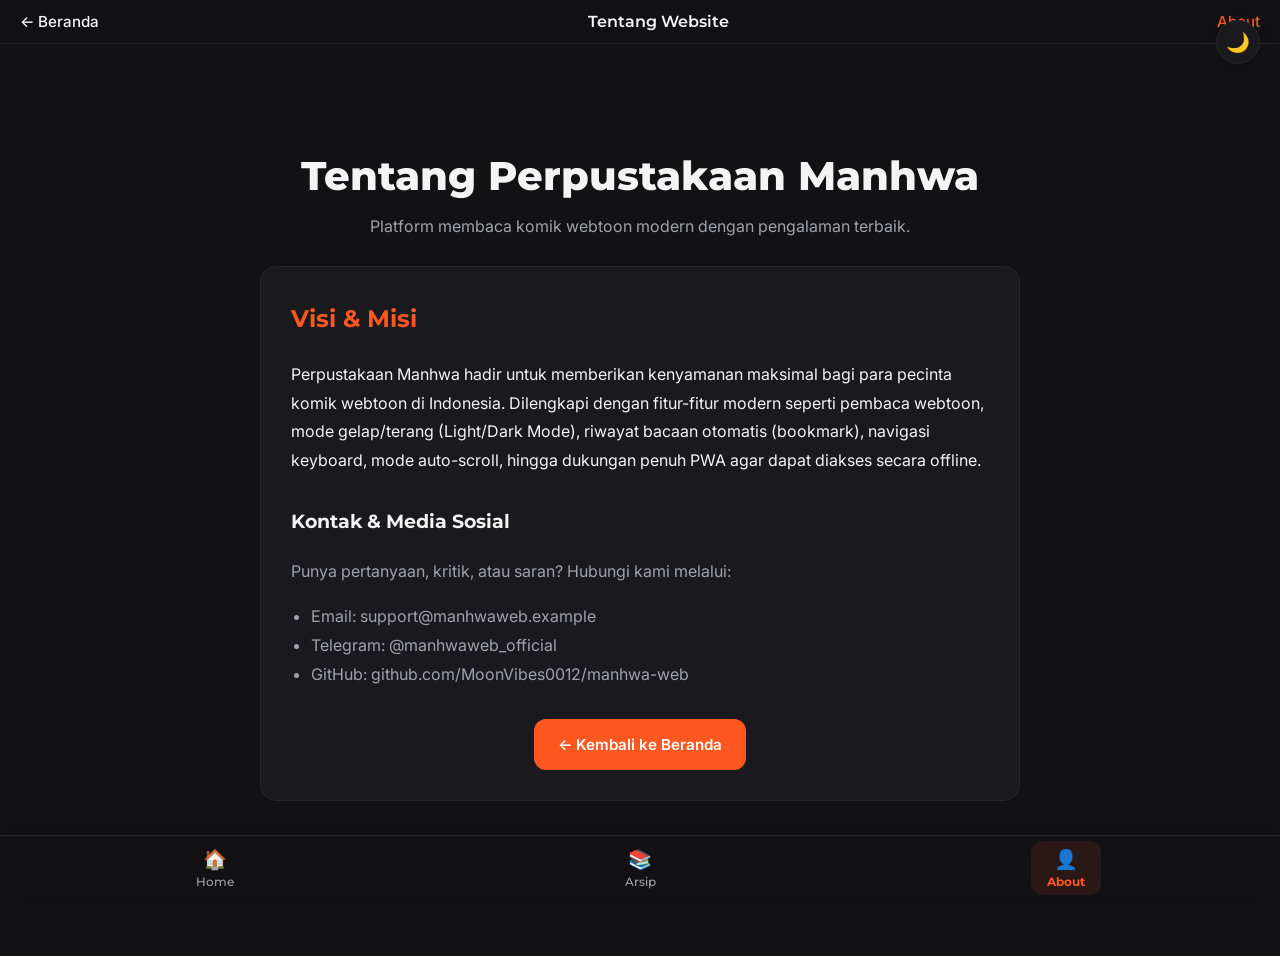
<file: about.html>
<!DOCTYPE html>
<html lang="id">
<head>
    <meta charset="UTF-8">
    <meta name="viewport" content="width=device-width, initial-scale=1.0">
    <title>Tentang Kami - Perpustakaan Manhwa</title>
    
    <!-- PWA Manifest -->
    <link rel="manifest" href="manifest.json">

    <link rel="stylesheet" href="style.css">
    <link href="https://fonts.googleapis.com/css2?family=Inter:wght@300;400;500;600;700&family=Montserrat:wght@500;600;700;800&display=swap" rel="stylesheet">
</head>
<body>
    <button id="themeToggle" class="theme-toggle-btn" title="Toggle Light/Dark Mode">🌙</button>

    <nav class="sticky-nav">
        <a href="index.html">← Beranda</a>
        <span class="chapter-title-nav">Tentang Website</span>
        <a href="about.html" style="color: var(--accent) !important;">About</a>
    </nav>

    <div class="container" style="max-width: 800px; margin: 40px auto;">
        <header>
            <h1>Tentang Perpustakaan Manhwa</h1>
            <p>Platform membaca komik webtoon modern dengan pengalaman terbaik.</p>
        </header>

        <main style="background-color: var(--bg-card); border: 1px solid var(--border); padding: 30px; border-radius: 16px; line-height: 1.8;">
            <h2 style="color: var(--accent); margin-top: 0;">Visi & Misi</h2>
            <p>Perpustakaan Manhwa hadir untuk memberikan kenyamanan maksimal bagi para pecinta komik webtoon di Indonesia. Dilengkapi dengan fitur-fitur modern seperti pembaca webtoon, mode gelap/terang (Light/Dark Mode), riwayat bacaan otomatis (bookmark), navigasi keyboard, mode auto-scroll, hingga dukungan penuh PWA agar dapat diakses secara offline.</p>
            
            <h3 style="margin-top: 30px;">Kontak & Media Sosial</h3>
            <p style="color: var(--text-muted);">Punya pertanyaan, kritik, atau saran? Hubungi kami melalui:</p>
            <ul style="color: var(--text-muted); padding-left: 20px;">
                <li>Email: support@manhwaweb.example</li>
                <li>Telegram: @manhwaweb_official</li>
                <li>GitHub: github.com/MoonVibes0012/manhwa-web</li>
            </ul>

            <div style="margin-top: 30px; text-align: center;">
                <a href="index.html" class="btn-read" style="display: inline-block; padding: 12px 24px;">← Kembali ke Beranda</a>
            </div>
        </main>
    </div>

    <!-- Floating Bottom Navigation -->
    <nav class="bottom-nav">
        <a href="index.html" class="bottom-nav-item">
            <span class="icon">🏠</span>
            <span>Home</span>
        </a>
        <a href="archive.html" class="bottom-nav-item">
            <span class="icon">📚</span>
            <span>Arsip</span>
        </a>
        <a href="about.html" class="bottom-nav-item active">
            <span class="icon">👤</span>
            <span>About</span>
        </a>
    </nav>

    <script>
        // Smooth Page Transition Fade-In
        window.addEventListener('DOMContentLoaded', () => {
            document.body.classList.add('fade-in');
        });

        // Register Service Worker
        if ('serviceWorker' in navigator) {
            window.addEventListener('load', () => {
                navigator.serviceWorker.register('sw.js').catch(err => console.log('SW registration failed:', err));
            });
        }

        // Light/Dark Mode Script
        const themeToggleBtn = document.getElementById('themeToggle');
        const currentTheme = localStorage.getItem('theme') || 'dark';

        if (currentTheme === 'light') {
            document.body.classList.add('light-mode');
            themeToggleBtn.textContent = '☀️';
        }

        themeToggleBtn.addEventListener('click', () => {
            document.body.classList.toggle('light-mode');
            const isLight = document.body.classList.contains('light-mode');
            themeToggleBtn.textContent = isLight ? '☀️' : '🌙';
            localStorage.setItem('theme', isLight ? 'light' : 'dark');
        });
    </script>
</body>
</html>
</file>
<file: style.css>
@import url('https://fonts.googleapis.com/css2?family=Inter:wght@300;400;500;600;700&family=Montserrat:wght@500;600;700;800&display=swap');

:root {
    --bg-main: #121214;
    --bg-card: #1a1a1e;
    --accent: #ff5722;
    --accent-hover: #f4511e;
    --text-main: #f4f4f5;
    --text-muted: #a1a1aa;
    --border: #27272a;
    --nav-bg: rgba(18, 18, 20, 0.85);
}

body.light-mode {
    --bg-main: #f8f9fa;
    --bg-card: #ffffff;
    --accent: #ff5722;
    --accent-hover: #f4511e;
    --text-main: #212529;
    --text-muted: #6c757d;
    --border: #dee2e6;
    --nav-bg: rgba(255, 255, 255, 0.85);
}

* {
    box-sizing: border-box;
}

/* Custom Text Selection */
::selection {
    background-color: #ff5722;
    color: #ffffff;
}
::-moz-selection {
    background-color: #ff5722;
    color: #ffffff;
}

/* Micro-Interactions: Press effect on all buttons */
button:active,
.btn-read:active,
.btn-secondary:active,
.btn-chapter:active,
.btn-setting:active,
.theme-toggle-btn:active,
.archive-card:active,
.genre-filter-btn:active {
    transform: scale(0.95) !important;
}

/* Custom Scrollbar */
::-webkit-scrollbar {
    width: 8px;
}

::-webkit-scrollbar-track {
    background: var(--bg-main);
}

::-webkit-scrollbar-thumb {
    background: #3f3f46;
    border-radius: 4px;
}

::-webkit-scrollbar-thumb:hover {
    background: var(--accent);
}

body {
    margin: 0;
    padding: 0 0 75px 0;
    background-color: var(--bg-main);
    color: var(--text-main);
    font-family: 'Inter', -apple-system, BlinkMacSystemFont, sans-serif;
    min-height: 100vh;
    opacity: 0;
    transition: background-color 0.3s ease, color 0.3s ease, opacity 0.5s ease-in-out;
}

body.fade-in {
    opacity: 1;
}

h1, h2, h3, h4, h5, h6, 
.card-title, 
.ch-number, 
.ch-title, 
.chapter-title-nav, 
.bottom-nav-item span {
    font-family: 'Montserrat', sans-serif;
}

a {
    color: var(--text-main);
    text-decoration: none;
}

a:hover, a:visited, a:active {
    color: var(--text-main);
    text-decoration: none;
}

.container {
    width: 100%;
    max-width: 1200px;
    margin: 0 auto;
    padding: 40px 20px;
}

header {
    text-align: center;
    margin-bottom: 30px;
}

header h1 {
    font-size: 2.5rem;
    font-weight: 800;
    color: var(--text-main);
    margin-bottom: 10px;
}

header p {
    color: var(--text-muted);
    font-size: 1rem;
}

/* Hero Banner */
.hero-banner {
    position: relative;
    border-radius: 20px;
    overflow: hidden;
    margin-bottom: 30px;
    border: 1px solid var(--border);
    background: var(--bg-card);
    display: flex;
    flex-direction: column;
}

@media (min-width: 768px) {
    .hero-banner {
        flex-direction: row;
        min-height: 380px;
    }
}

.hero-img-wrapper {
    width: 100%;
    height: 300px;
    position: relative;
    overflow: hidden;
}

@media (min-width: 768px) {
    .hero-img-wrapper {
        width: 45%;
        height: auto;
    }
}

.hero-img-wrapper img {
    width: 100%;
    height: 100%;
    object-fit: cover;
    transition: transform 0.5s ease;
}

.hero-banner:hover .hero-img-wrapper img {
    transform: scale(1.04);
}

.hero-content {
    padding: 30px;
    display: flex;
    flex-direction: column;
    justify-content: center;
    flex-grow: 1;
    gap: 15px;
}

.hero-badge {
    display: inline-block;
    background-color: rgba(255, 87, 34, 0.15);
    color: var(--accent);
    padding: 6px 14px;
    border-radius: 20px;
    font-size: 0.85rem;
    font-weight: 700;
    text-transform: uppercase;
    width: fit-content;
}

.hero-title {
    font-size: 2rem;
    font-weight: 800;
    margin: 0;
    color: var(--text-main);
    line-height: 1.2;
}

.hero-desc {
    font-size: 0.95rem;
    color: var(--text-muted);
    line-height: 1.6;
    margin: 0;
}

/* Search Box */
.search-wrapper {
    margin-bottom: 30px;
}

.search-input {
    width: 100%;
    padding: 14px 20px;
    background-color: var(--bg-card);
    color: var(--text-main);
    border: 1px solid var(--border);
    border-radius: 14px;
    font-family: 'Inter', sans-serif;
    font-size: 1rem;
    outline: none;
    transition: border-color 0.2s ease, box-shadow 0.2s ease;
}

.search-input:focus {
    border-color: var(--accent);
    box-shadow: 0 0 0 3px rgba(255, 87, 34, 0.15);
}

.grid-container {
    display: grid;
    grid-template-columns: repeat(auto-fill, minmax(280px, 1fr));
    gap: 30px;
}

/* Hover Card Animation */
.manhwa-card {
    background-color: var(--bg-card);
    border-radius: 16px;
    overflow: hidden;
    border: 1px solid var(--border);
    transition: all 0.3s ease;
    display: flex;
    flex-direction: column;
}

.manhwa-card:hover {
    transform: translateY(-5px);
    box-shadow: 0 14px 30px rgba(255, 87, 34, 0.15);
    border-color: var(--accent);
}

.card-img-wrapper {
    width: 100%;
    height: 320px;
    overflow: hidden;
    position: relative;
}

/* Gradient Overlay on Cards & Hero Images */
.card-img-wrapper::after,
.archive-card-img-wrapper::after,
.hero-img-wrapper::after {
    content: '';
    position: absolute;
    bottom: 0;
    left: 0;
    width: 100%;
    height: 45%;
    background: linear-gradient(to top, rgba(0, 0, 0, 0.85), transparent);
    pointer-events: none;
    z-index: 1;
}

.card-img-wrapper img {
    width: 100%;
    height: 100%;
    object-fit: cover;
    transition: transform 0.5s ease;
}

.manhwa-card:hover .card-img-wrapper img {
    transform: scale(1.05);
}

.card-content {
    padding: 20px;
    display: flex;
    flex-direction: column;
    flex-grow: 1;
    justify-content: space-between;
}

.card-title {
    font-size: 1.15rem;
    font-weight: 700;
    margin: 0 0 8px 0;
    color: var(--text-main);
}

.card-desc {
    font-size: 0.9rem;
    color: var(--text-muted);
    margin-bottom: 15px;
    line-height: 1.5;
}

.card-actions {
    display: flex;
    flex-direction: column;
    gap: 10px;
}

.btn-read {
    display: inline-block;
    background-color: var(--accent);
    color: #ffffff !important;
    text-align: center;
    padding: 12px 20px;
    border-radius: 12px;
    text-decoration: none !important;
    font-weight: 600;
    font-size: 0.95rem;
    transition: background-color 0.2s ease, transform 0.2s ease;
}

.btn-read:hover {
    background-color: var(--accent-hover);
    color: #ffffff !important;
    text-decoration: none !important;
}

.btn-secondary {
    display: inline-block;
    background-color: transparent;
    color: var(--text-main) !important;
    text-align: center;
    padding: 12px 20px;
    border-radius: 12px;
    border: 1px solid var(--border);
    text-decoration: none !important;
    font-weight: 500;
    font-size: 0.95rem;
    transition: all 0.2s ease;
}

.btn-secondary:hover {
    background-color: rgba(255, 87, 34, 0.05);
    border-color: var(--accent);
}

/* Theme Toggle Button */
.theme-toggle-btn {
    position: fixed;
    top: 20px;
    right: 20px;
    background-color: var(--bg-card);
    color: var(--text-main);
    border: 1px solid var(--border);
    width: 44px;
    height: 44px;
    border-radius: 50%;
    cursor: pointer;
    display: flex;
    align-items: center;
    justify-content: center;
    font-size: 1.2rem;
    box-shadow: 0 4px 12px rgba(0,0,0,0.15);
    z-index: 2000;
    transition: all 0.2s ease;
}

.theme-toggle-btn:hover {
    transform: scale(1.05);
    border-color: var(--accent);
}

/* Reader specific styles */
body.reader-body {
    background-color: #000000;
    margin: 0;
    padding: 0 0 75px 0;
    overflow-x: hidden;
}

body.reader-body.light-mode {
    background-color: #121214;
}

/* Progress Bar */
#progress-bar {
    position: fixed;
    top: 0;
    left: 0;
    height: 3px;
    background-color: var(--accent);
    width: 0%;
    z-index: 9999;
    transition: width 0.1s ease-out;
}

/* Glassmorphism Sticky Top Navbar with Auto-Hide */
.sticky-nav {
    position: sticky;
    top: 0;
    background: var(--nav-bg);
    backdrop-filter: blur(10px);
    -webkit-backdrop-filter: blur(10px);
    border-bottom: 1px solid var(--border);
    padding: 12px 20px;
    display: flex;
    align-items: center;
    justify-content: space-between;
    z-index: 1000;
    transition: transform 0.3s ease-in-out;
}

.sticky-nav.hidden {
    transform: translateY(-100%);
}

.sticky-nav a {
    color: var(--text-main) !important;
    text-decoration: none !important;
    font-weight: 500;
    font-size: 0.95rem;
    display: flex;
    align-items: center;
    gap: 8px;
}

.sticky-nav a:hover {
    color: var(--accent) !important;
}

.chapter-title-nav {
    font-weight: 600;
    font-size: 1rem;
    color: var(--text-main);
}

/* Chapter Dropdown */
.chapter-dropdown {
    background-color: var(--bg-main);
    color: var(--text-main);
    border: 1px solid var(--border);
    padding: 6px 12px;
    border-radius: 8px;
    font-family: 'Montserrat', sans-serif;
    font-size: 0.9rem;
    font-weight: 600;
    outline: none;
    cursor: pointer;
    transition: border-color 0.2s ease;
}

.chapter-dropdown:focus {
    border-color: var(--accent);
}

.reader-container {
    width: 100%;
    max-width: 800px;
    margin: 0 auto;
    display: flex;
    flex-direction: column;
    background-color: #000000;
    padding: 0 0 50px 0;
}

@keyframes shimmer {
    0% { background-position: -200% 0; }
    100% { background-position: 200% 0; }
}

.manhwa-page {
    width: 100%;
    height: auto;
    display: block;
    margin: 0;
    padding: 0;
    border: none;
    opacity: 0;
    background: linear-gradient(90deg, #18181b 25%, #27272a 50%, #18181b 75%);
    background-size: 200% 100%;
    animation: shimmer 1.5s infinite;
    transition: opacity 0.6s ease-in-out;
    min-height: 800px;
}

.manhwa-page.loaded {
    opacity: 1;
    background: none;
    animation: none;
    min-height: auto;
}

.chapter-navigation {
    display: flex;
    justify-content: space-between;
    gap: 15px;
    padding: 40px 20px;
    background-color: var(--bg-card);
    border-top: 1px solid var(--border);
    margin-top: 40px;
}

.btn-chapter {
    flex: 1;
    background-color: var(--bg-main);
    color: var(--text-main) !important;
    text-align: center;
    padding: 14px 20px;
    border-radius: 12px;
    border: 1px solid var(--border);
    font-weight: 600;
    font-size: 0.95rem;
    text-decoration: none !important;
    transition: all 0.2s ease;
}

.btn-chapter:hover {
    background-color: var(--accent);
    border-color: var(--accent);
    color: #ffffff !important;
}

/* Back to Top Floating Button */
.back-to-top {
    position: fixed;
    bottom: 85px;
    right: 25px;
    background-color: var(--bg-card);
    color: var(--text-main);
    border: 1px solid var(--border);
    padding: 12px 16px;
    border-radius: 50px;
    cursor: pointer;
    font-weight: 600;
    font-size: 0.9rem;
    box-shadow: 0 4px 12px rgba(0,0,0,0.4);
    opacity: 0;
    visibility: hidden;
    transition: all 0.3s ease;
    z-index: 1000;
}

.back-to-top.show {
    opacity: 1;
    visibility: visible;
}

.back-to-top:hover {
    background-color: var(--accent);
    border-color: var(--accent);
    color: #ffffff;
    transform: translateY(-3px);
}

/* Reading Percentage Badge */
.reading-percentage {
    position: fixed;
    bottom: 85px;
    left: 25px;
    background-color: var(--bg-card);
    color: var(--text-main);
    border: 1px solid var(--border);
    padding: 8px 14px;
    border-radius: 20px;
    font-weight: 600;
    font-size: 0.85rem;
    box-shadow: 0 4px 12px rgba(0,0,0,0.3);
    z-index: 1000;
    font-family: 'Montserrat', sans-serif;
}

/* Custom Toast Notification */
.toast-notification {
    position: fixed;
    bottom: 90px;
    left: 50%;
    transform: translateX(-50%) translateY(100px);
    background-color: #18181b;
    color: #f4f4f5;
    border: 1px solid var(--border);
    padding: 12px 24px;
    border-radius: 30px;
    font-size: 0.9rem;
    font-weight: 500;
    box-shadow: 0 10px 30px rgba(0,0,0,0.5);
    transition: transform 0.3s ease, opacity 0.3s ease;
    opacity: 0;
    z-index: 10000;
}

.toast-notification.show {
    transform: translateX(-50%) translateY(0);
    opacity: 1;
}

/* Archive Grid Layout & Genre Badges & Filters */
.archive-container {
    max-width: 1000px;
    margin: 0 auto;
}

.genre-filters-wrapper {
    display: flex;
    justify-content: center;
    gap: 10px;
    margin-bottom: 30px;
    flex-wrap: wrap;
}

.genre-filter-btn {
    background-color: var(--bg-card);
    color: var(--text-muted);
    border: 1px solid var(--border);
    padding: 8px 18px;
    border-radius: 20px;
    font-family: 'Inter', sans-serif;
    font-size: 0.9rem;
    font-weight: 500;
    cursor: pointer;
    transition: all 0.2s ease;
}

.genre-filter-btn:hover, .genre-filter-btn.active {
    background-color: var(--accent);
    border-color: var(--accent);
    color: #ffffff;
    font-weight: 600;
}

.archive-grid {
    display: grid;
    grid-template-columns: repeat(2, 1fr);
    gap: 20px;
    padding: 0;
    margin: 0;
    list-style: none;
}

@media (min-width: 768px) {
    .archive-grid {
        grid-template-columns: repeat(4, 1fr);
        gap: 25px;
    }
}

.archive-card {
    background-color: var(--bg-card);
    border: 1px solid var(--border);
    border-radius: 14px;
    overflow: hidden;
    display: flex;
    flex-direction: column;
    text-decoration: none !important;
    color: var(--text-main) !important;
    transition: all 0.3s ease;
    position: relative;
}

.archive-card:hover {
    border-color: var(--accent);
    transform: translateY(-5px);
    box-shadow: 0 10px 25px rgba(255, 87, 34, 0.18);
}

.archive-card-img-wrapper {
    position: relative;
    height: 180px;
    overflow: hidden;
}

.archive-card-img {
    width: 100%;
    height: 100%;
    object-fit: cover;
    transition: transform 0.4s ease;
}

.archive-card:hover .archive-card-img {
    transform: scale(1.05);
}

/* Genre Badge & NEW Badge on Cards */
.genre-badge {
    position: absolute;
    top: 10px;
    left: 10px;
    background-color: rgba(0, 0, 0, 0.75);
    backdrop-filter: blur(5px);
    color: var(--accent);
    font-size: 0.75rem;
    font-weight: 700;
    padding: 4px 10px;
    border-radius: 12px;
    border: 1px solid var(--border);
    text-transform: uppercase;
    z-index: 2;
}

.new-badge {
    position: absolute;
    top: 10px;
    right: 10px;
    background-color: var(--accent);
    color: #ffffff;
    font-size: 0.7rem;
    font-weight: 800;
    padding: 4px 10px;
    border-radius: 20px;
    text-transform: uppercase;
    box-shadow: 0 2px 8px rgba(255, 87, 34, 0.4);
    z-index: 2;
}

.archive-card-body {
    padding: 15px;
    display: flex;
    flex-direction: column;
    gap: 6px;
    flex-grow: 1;
}

.archive-card-number {
    font-size: 0.85rem;
    font-weight: 700;
    color: var(--accent);
    text-transform: uppercase;
}

.archive-card-title {
    font-size: 0.95rem;
    font-weight: 600;
    color: var(--text-main);
    line-height: 1.3;
}

.archive-card-date {
    font-size: 0.75rem;
    color: var(--text-muted);
    margin-top: auto;
}

/* Floating Bottom Navigation */
.bottom-nav {
    position: fixed;
    bottom: 0;
    left: 0;
    width: 100%;
    height: 65px;
    background: var(--nav-bg);
    backdrop-filter: blur(12px);
    -webkit-backdrop-filter: blur(12px);
    border-top: 1px solid var(--border);
    display: flex;
    align-items: center;
    justify-content: space-around;
    z-index: 9999;
    box-shadow: 0 -4px 20px rgba(0, 0, 0, 0.2);
}

.bottom-nav-item {
    display: flex;
    flex-direction: column;
    align-items: center;
    justify-content: center;
    gap: 3px;
    color: var(--text-muted) !important;
    font-size: 0.75rem;
    font-weight: 500;
    text-decoration: none !important;
    transition: all 0.2s ease;
    padding: 6px 16px;
    border-radius: 12px;
}

.bottom-nav-item .icon {
    font-size: 1.2rem;
}

.bottom-nav-item:hover, .bottom-nav-item.active {
    color: var(--accent) !important;
}

.bottom-nav-item.active {
    font-weight: 700;
    background-color: rgba(255, 87, 34, 0.1);
}

/* Modal Popup Styling */
.modal-overlay {
    position: fixed;
    top: 0;
    left: 0;
    width: 100%;
    height: 100%;
    background-color: rgba(0, 0, 0, 0.7);
    display: flex;
    align-items: center;
    justify-content: center;
    opacity: 0;
    visibility: hidden;
    transition: all 0.3s ease;
    z-index: 99999;
}

.modal-overlay.show {
    opacity: 1;
    visibility: visible;
}

.modal-card {
    background-color: var(--bg-card);
    border: 1px solid var(--border);
    padding: 30px;
    border-radius: 16px;
    text-align: center;
    max-width: 400px;
    width: 90%;
    box-shadow: 0 15px 35px rgba(0,0,0,0.5);
    transform: translateY(20px);
    transition: transform 0.3s ease;
}

.modal-overlay.show .modal-card {
    transform: translateY(0);
}

.modal-card h3 {
    margin-top: 0;
    color: var(--text-main);
    font-size: 1.3rem;
}

.modal-card p {
    color: var(--text-muted);
    font-size: 0.95rem;
    margin-bottom: 25px;
}

.modal-actions {
    display: flex;
    gap: 12px;
}

.modal-actions .btn-read, .modal-actions .btn-secondary {
    flex: 1;
}

/* Reader Settings Bar */
.reader-settings-bar {
    display: flex;
    align-items: center;
    justify-content: center;
    gap: 10px;
    background-color: var(--bg-card);
    border-bottom: 1px solid var(--border);
    padding: 10px 20px;
    font-size: 0.9rem;
    color: var(--text-muted);
    flex-wrap: wrap;
}

.btn-setting {
    background-color: var(--bg-main);
    color: var(--text-main);
    border: 1px solid var(--border);
    padding: 6px 14px;
    border-radius: 8px;
    font-family: 'Inter', sans-serif;
    font-size: 0.85rem;
    cursor: pointer;
    transition: all 0.2s ease;
}

.btn-setting:hover {
    border-color: var(--accent);
}

.btn-setting.active {
    background-color: var(--accent);
    border-color: var(--accent);
    color: #ffffff;
    font-weight: 600;
}

.reader-container.narrow { max-width: 600px !important; }
.reader-container.normal { max-width: 800px !important; }
.reader-container.wide { max-width: 100% !important; padding: 0 10px !important; }


/* Floating Action Button (FAB) & Menu */
.fab-container {
    position: fixed;
    bottom: 80px;
    right: 20px;
    z-index: 10000;
    display: flex;
    flex-direction: column;
    align-items: flex-end;
}

.fab-btn {
    width: 50px;
    height: 50px;
    border-radius: 50%;
    background-color: var(--accent);
    color: #ffffff;
    border: none;
    cursor: pointer;
    display: flex;
    align-items: center;
    justify-content: center;
    font-size: 1.4rem;
    box-shadow: 0 4px 15px rgba(255, 87, 34, 0.4);
    transition: transform 0.3s cubic-bezier(0.4, 0, 0.2, 1), background-color 0.2s ease;
}

.fab-btn:hover {
    transform: scale(1.08);
    background-color: var(--accent-hover);
}

.fab-menu {
    position: absolute;
    bottom: 60px;
    right: 0;
    background-color: var(--bg-card);
    border: 1px solid var(--border);
    border-radius: 14px;
    padding: 8px;
    display: flex;
    flex-direction: column;
    gap: 6px;
    box-shadow: 0 10px 25px rgba(0, 0, 0, 0.3);
    opacity: 0;
    visibility: hidden;
    transform: translateY(15px) scale(0.95);
    transition: all 0.3s cubic-bezier(0.4, 0, 0.2, 1);
    min-width: 170px;
}

.fab-container.active .fab-menu {
    opacity: 1;
    visibility: visible;
    transform: translateY(0) scale(1);
}

.fab-container.active .fab-btn {
    transform: rotate(90deg);
}

.fab-menu-item {
    background: transparent;
    border: none;
    color: var(--text-main);
    padding: 10px 14px;
    border-radius: 10px;
    font-family: 'Inter', sans-serif;
    font-size: 0.9rem;
    font-weight: 500;
    cursor: pointer;
    display: flex;
    align-items: center;
    gap: 10px;
    text-align: left;
    width: 100%;
    transition: background-color 0.2s ease, color 0.2s ease;
}

.fab-menu-item:hover {
    background-color: rgba(255, 87, 34, 0.15);
    color: var(--accent);
}


/* Elegant End of Chapter Box */
.elegant-end-box {
    background: linear-gradient(135deg, var(--bg-card), #18181b);
    border: 2px solid transparent;
    border-image: linear-gradient(135deg, var(--accent), #ff9800) 1;
    border-radius: 16px;
    padding: 35px 25px;
    margin: 40px 20px 20px 20px;
    text-align: center;
    box-shadow: 0 15px 35px rgba(255, 87, 34, 0.15);
}

.elegant-end-box h3 {
    font-family: 'Montserrat', sans-serif;
    font-size: 1.4rem;
    font-weight: 700;
    color: var(--text-main);
    margin: 0 0 10px 0;
}

.elegant-end-box p {
    font-family: 'Inter', sans-serif;
    font-size: 1rem;
    color: var(--text-muted);
    margin: 0 0 20px 0;
}

.elegant-next-btn {
    display: inline-block;
    padding: 14px 28px;
    font-size: 1rem;
    font-weight: 700;
    border-radius: 30px;
    background-color: var(--accent);
    color: #ffffff !important;
    text-decoration: none !important;
    box-shadow: 0 4px 15px rgba(255, 87, 34, 0.4);
    transition: transform 0.2s ease, background-color 0.2s ease;
}

.elegant-next-btn:hover {
    background-color: var(--accent-hover);
    transform: translateY(-2px);
}

/* Scroll Reveal Animation */
.reveal-card {
    opacity: 0;
    transform: translateY(30px);
    transition: opacity 0.6s ease-out, transform 0.6s ease-out;
}

.reveal-card.revealed {
    opacity: 1;
    transform: translateY(0);
}

/* Skeleton Loading (Home/Archive Shimmer) */
@keyframes skeletonShimmer {
    0% { background-position: -200% 0; }
    100% { background-position: 200% 0; }
}

.card-img-wrapper,
.archive-card-img-wrapper,
.hero-img-wrapper {
    position: relative;
    background: linear-gradient(90deg, #18181b 25%, #27272a 50%, #18181b 75%);
    background-size: 200% 100%;
    animation: skeletonShimmer 1.5s infinite;
}

body.light-mode .card-img-wrapper,
body.light-mode .archive-card-img-wrapper,
body.light-mode .hero-img-wrapper {
    background: linear-gradient(90deg, #e4e4e7 25%, #f4f4f5 50%, #e4e4e7 75%);
    background-size: 200% 100%;
    animation: skeletonShimmer 1.5s infinite;
}

.card-img-wrapper.loaded,
.archive-card-img-wrapper.loaded,
.hero-img-wrapper.loaded {
    animation: none;
    background: transparent;
}

.card-img-wrapper img,
.archive-card-img-wrapper img,
.hero-img-wrapper img {
    opacity: 0;
    transition: opacity 0.5s ease-in-out;
}

.card-img-wrapper img.loaded,
.archive-card-img-wrapper img.loaded,
.hero-img-wrapper img.loaded {
    opacity: 1;
}


/* Floating Sticky Chapter Title Badge */
.sticky-chapter-badge {
    position: fixed;
    top: 15px;
    left: 50%;
    transform: translateX(-50%) translateY(-100px);
    background: rgba(26, 26, 30, 0.75);
    backdrop-filter: blur(12px);
    -webkit-backdrop-filter: blur(12px);
    color: var(--text-main);
    border: 1px solid var(--border);
    padding: 8px 20px;
    border-radius: 30px;
    font-family: 'Montserrat', sans-serif;
    font-size: 0.85rem;
    font-weight: 700;
    box-shadow: 0 6px 20px rgba(0, 0, 0, 0.4);
    z-index: 10001;
    transition: transform 0.3s cubic-bezier(0.4, 0, 0.2, 1), opacity 0.3s ease;
    opacity: 0;
    pointer-events: none;
    letter-spacing: 0.5px;
}

body.light-mode .sticky-chapter-badge {
    background: rgba(255, 255, 255, 0.82);
    color: var(--text-main);
    box-shadow: 0 6px 20px rgba(0, 0, 0, 0.1);
}

.sticky-chapter-badge.show {
    transform: translateX(-50%) translateY(0);
    opacity: 1;
    pointer-events: auto;
}

/* Image Click-to-Zoom (Lightbox) */
.manhwa-page {
    cursor: zoom-in;
}

.lightbox-overlay {
    position: fixed;
    top: 0;
    left: 0;
    width: 100vw;
    height: 100vh;
    background-color: rgba(0, 0, 0, 0.95);
    display: flex;
    align-items: center;
    justify-content: center;
    z-index: 999999;
    opacity: 0;
    visibility: hidden;
    transition: opacity 0.3s ease, visibility 0.3s ease;
    cursor: zoom-out;
    padding: 20px;
}

.lightbox-overlay.show {
    opacity: 1;
    visibility: visible;
}

.lightbox-img {
    max-width: 95%;
    max-height: 95vh;
    object-fit: contain;
    border-radius: 8px;
    box-shadow: 0 10px 40px rgba(0, 0, 0, 0.8);
    transform: scale(0.95);
    transition: transform 0.3s ease;
}

.lightbox-overlay.show .lightbox-img {
    transform: scale(1);
}
</file>
